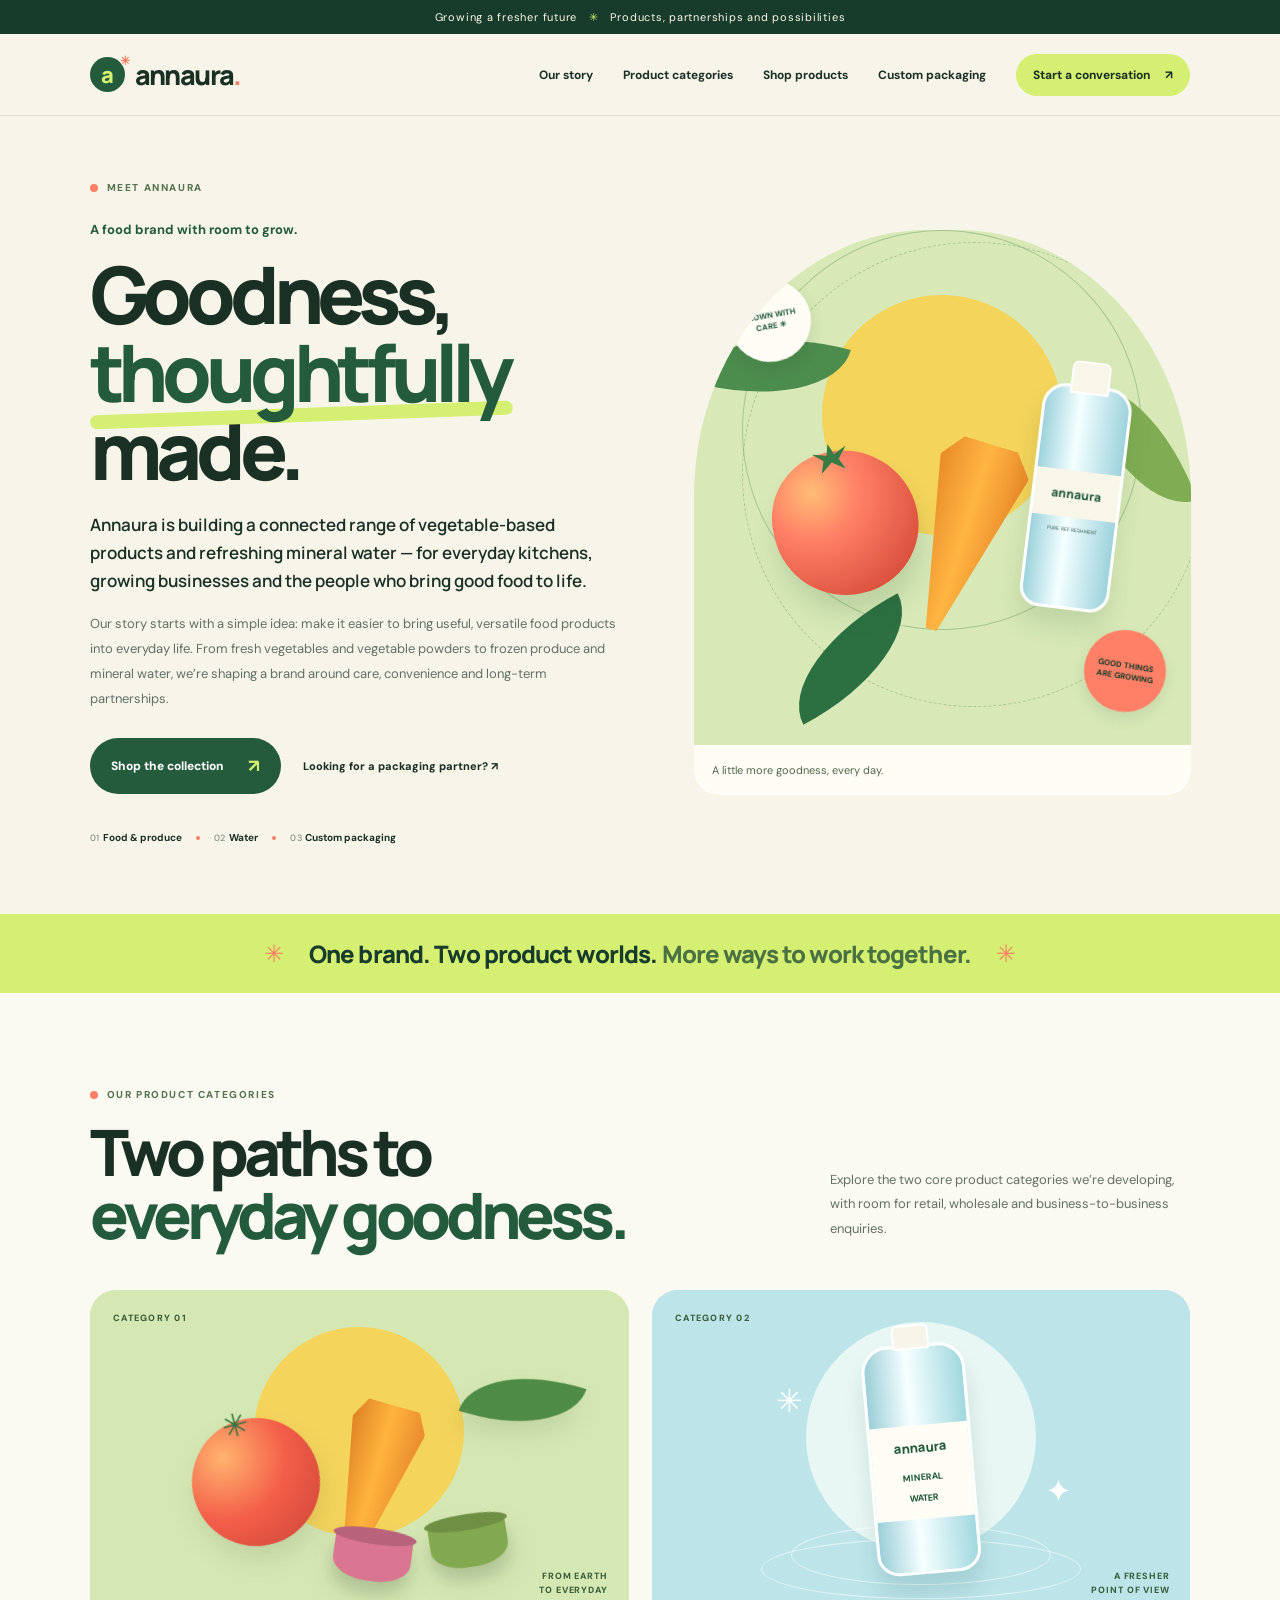
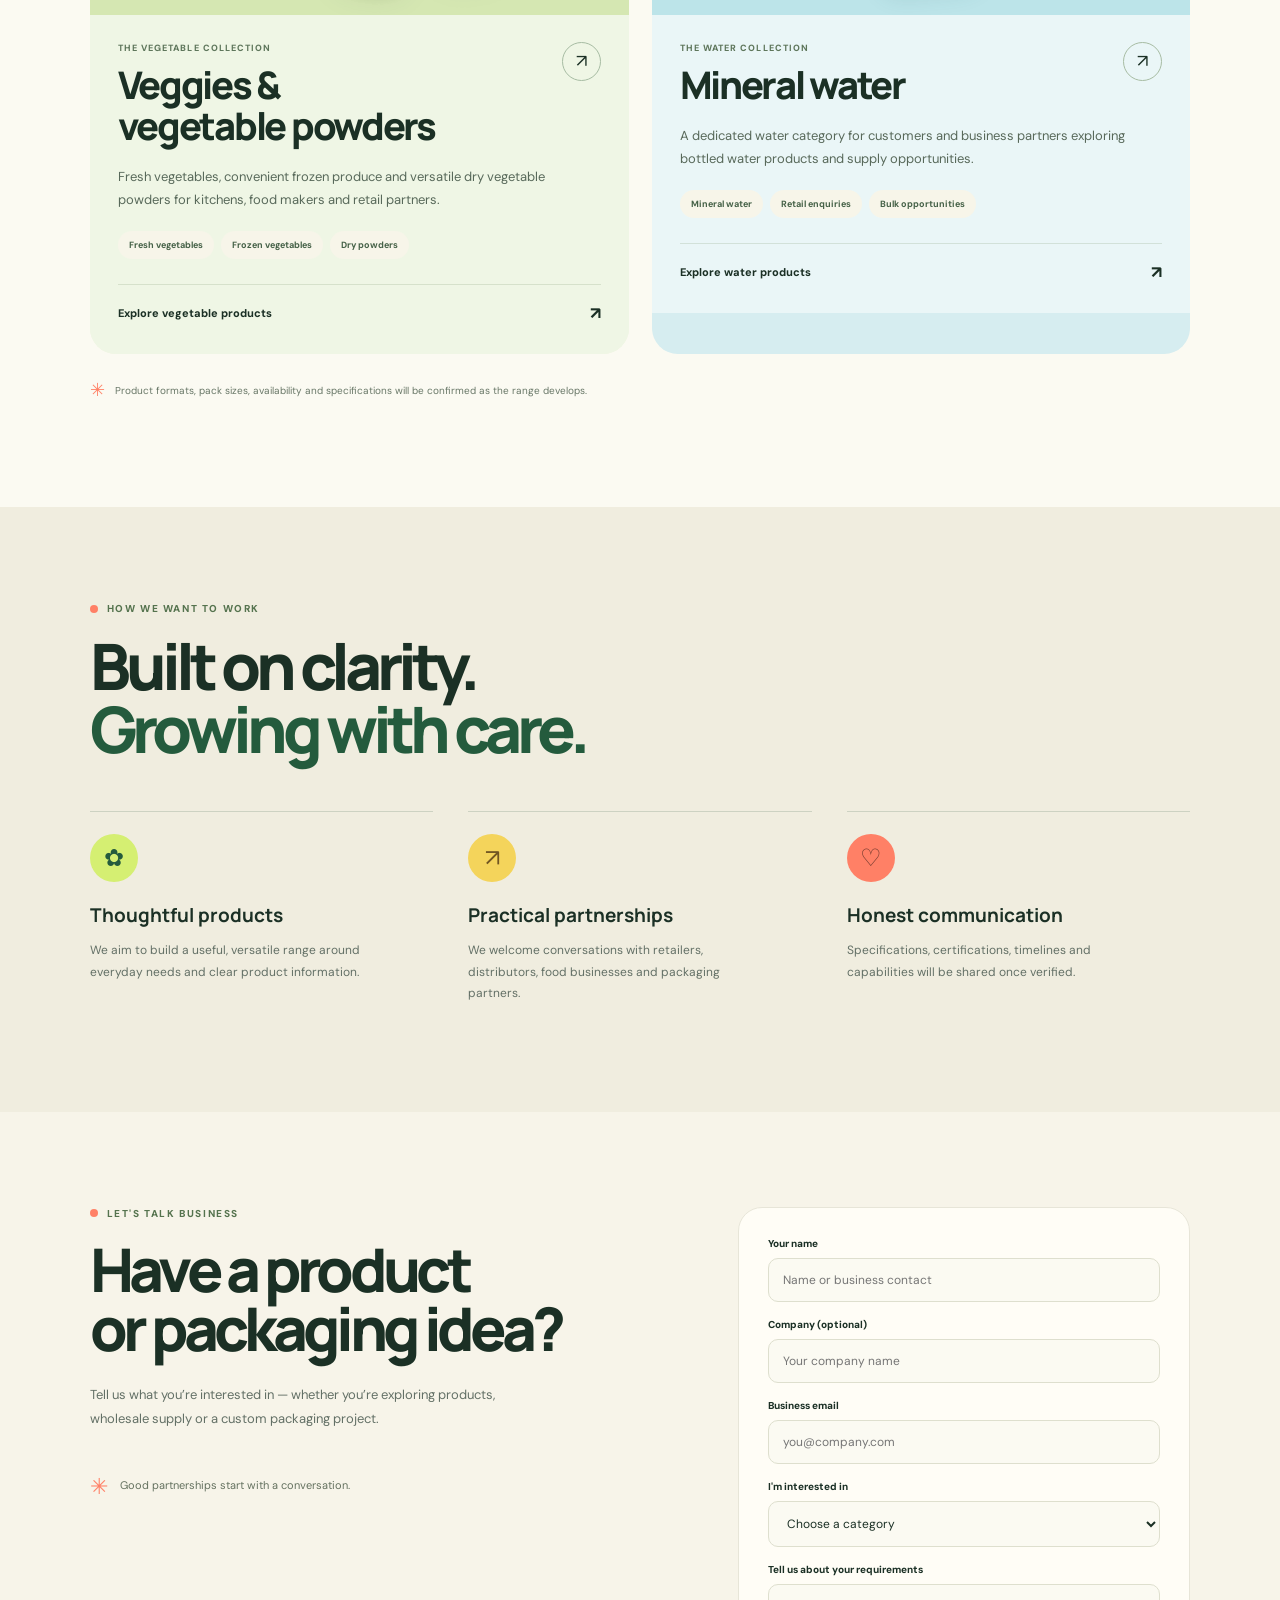
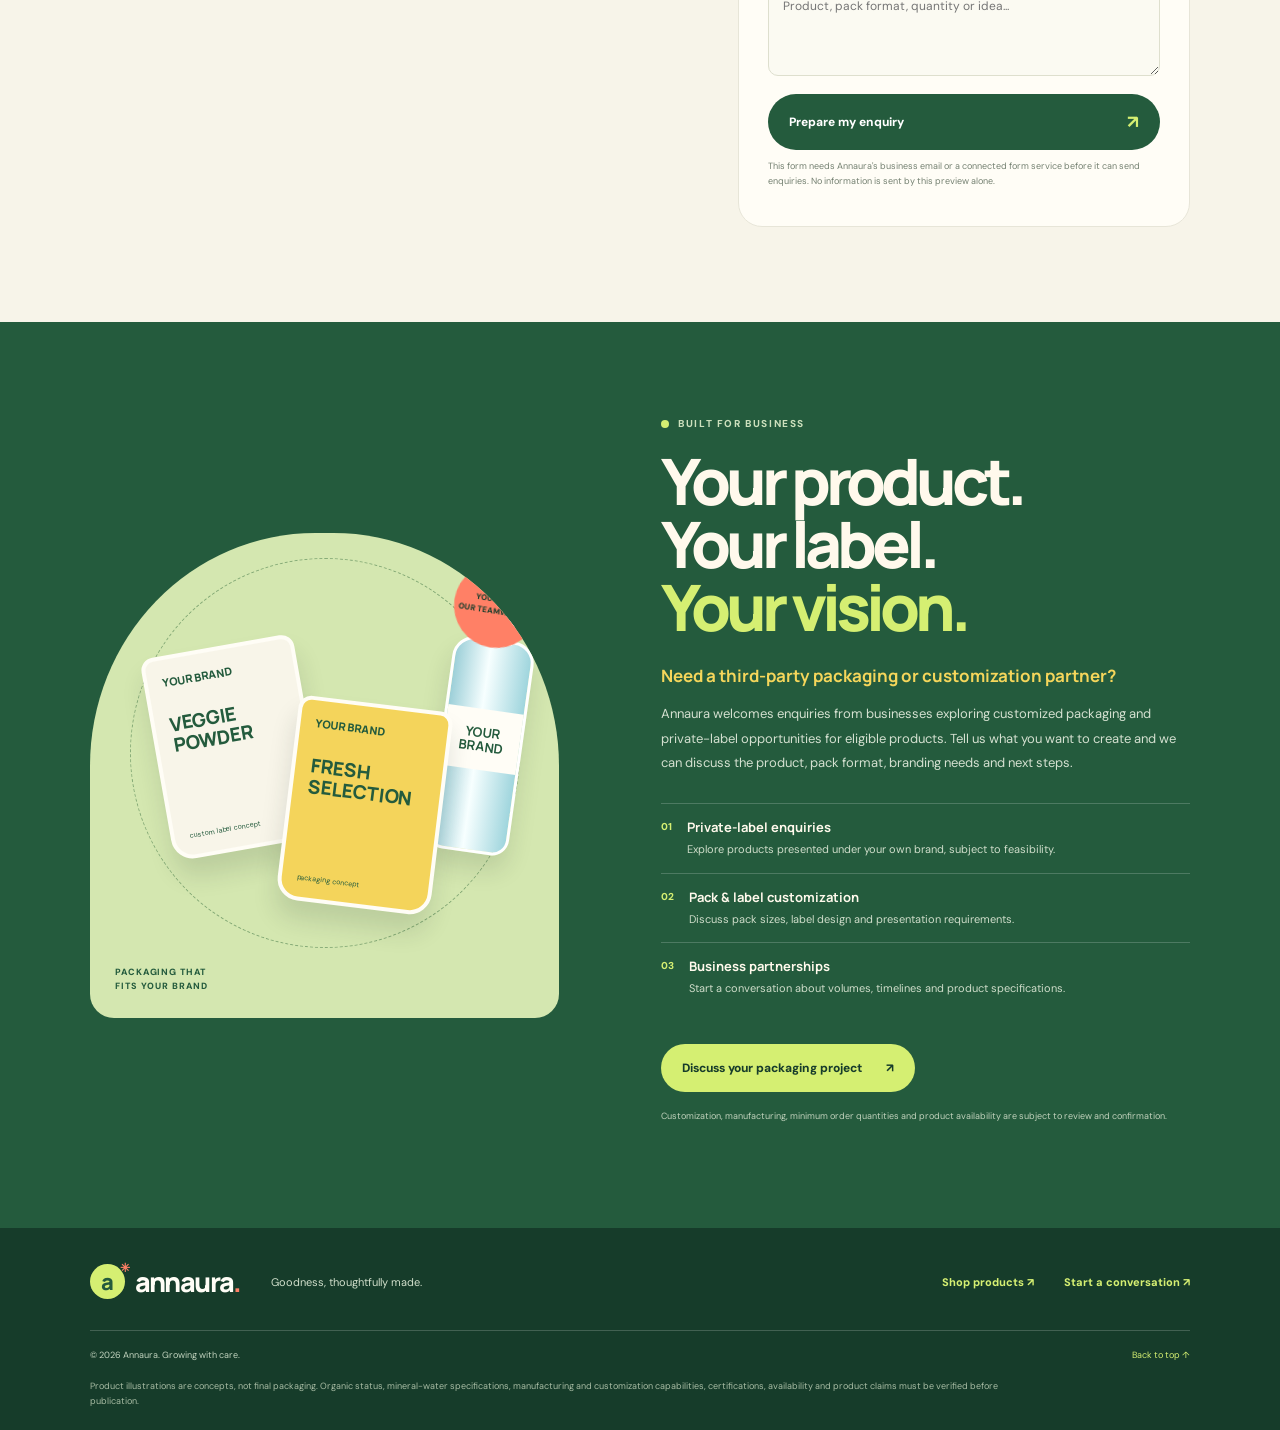
<file: index.html>
<!doctype html>
<html lang="en">
<head>
  <meta charset="utf-8">
  <meta name="viewport" content="width=device-width, initial-scale=1">
  <meta name="theme-color" content="#f7f4e9">
  <meta name="description" content="Annaura brings together thoughtfully sourced vegetables, vegetable powders, frozen produce, mineral water and customized third-party food packaging solutions.">
  <title>Annaura — Goodness, thoughtfully made</title>
  <link rel="preconnect" href="https://fonts.googleapis.com">
  <link rel="preconnect" href="https://fonts.gstatic.com" crossorigin>
  <link href="https://fonts.googleapis.com/css2?family=DM+Sans:wght@400;500;600;700&family=Manrope:wght@400;500;600;700;800&display=swap" rel="stylesheet">
  <link rel="stylesheet" href="styles.css">
</head>
<body id="top">
  <div class="announcement">Growing a fresher future <span>✳</span> Products, partnerships and possibilities</div>
  <header class="site-header">
    <a class="brand" href="#top" aria-label="Annaura home"><span class="brand-symbol">a<span>✳</span></span><span>annaura<span class="brand-dot">.</span></span></a>
    <button class="menu-toggle" aria-label="Toggle navigation" aria-expanded="false">☰</button>
    <nav class="nav-links" aria-label="Main navigation">
      <a href="#story">Our story</a>
      <a href="#categories">Product categories</a><a href="shop.html">Shop products</a>
      <a href="#custom-packaging">Custom packaging</a>
      <a href="#contact" class="nav-cta">Start a conversation <span>↗</span></a>
    </nav>
  </header>

  <main>
    <section class="intro section-pad" id="story">
      <div class="intro-copy">
        <div class="eyebrow"><span></span> MEET ANNAURA</div>
        <p class="intro-kicker">A food brand with room to grow.</p>
        <h1>Goodness,<br><em>thoughtfully</em><br>made.</h1>
        <p class="intro-text">Annaura is building a connected range of vegetable-based products and refreshing mineral water — for everyday kitchens, growing businesses and the people who bring good food to life.</p>
        <p class="intro-story">Our story starts with a simple idea: make it easier to bring useful, versatile food products into everyday life. From fresh vegetables and vegetable powders to frozen produce and mineral water, we’re shaping a brand around care, convenience and long-term partnerships.</p>
        <div class="intro-actions"><a class="button button-primary" href="shop.html">Shop the collection <span>↗</span></a><a class="text-link" href="#custom-packaging">Looking for a packaging partner? ↗</a></div>
        <div class="intro-values"><span>01 <b>Food & produce</b></span><i></i><span>02 <b>Water</b></span><i></i><span>03 <b>Custom packaging</b></span></div>
      </div>
      <div class="intro-art" aria-label="Decorative illustration of fresh vegetables and water">
        <div class="art-orbit orbit-one"></div><div class="art-orbit orbit-two"></div>
        <div class="art-sun"></div>
        <div class="art-leaf leaf-a"></div><div class="art-leaf leaf-b"></div><div class="art-leaf leaf-c"></div>
        <div class="art-tomato"><span></span></div><div class="art-carrot"></div><div class="art-bottle"><i></i><b>annaura</b><small>PURE REFRESHMENT</small></div>
        <span class="art-sticker sticker-one">GROWN WITH<br>CARE ✳</span><span class="art-sticker sticker-two">GOOD THINGS<br>ARE GROWING</span>
        <div class="art-bottom-note">A little more goodness, every day.</div>
      </div>
    </section>

    <section class="brand-note">
      <div class="brand-note-inner"><span class="note-star">✳</span><p>One brand. Two product worlds. <em>More ways to work together.</em></p><span class="note-star">✳</span></div>
    </section>

    <section class="categories section-pad" id="categories">
      <div class="section-head">
        <div><div class="eyebrow"><span></span> OUR PRODUCT CATEGORIES</div><h2>Two paths to<br><em>everyday goodness.</em></h2></div>
        <p>Explore the two core product categories we’re developing, with room for retail, wholesale and business-to-business enquiries.</p>
      </div>
      <div class="category-grid">
        <article class="category-card produce-card">
          <div class="category-visual produce-visual">
            <span class="visual-tag">CATEGORY 01</span><div class="visual-sun"></div>
            <div class="veg veg-tomato"></div><div class="veg veg-carrot"></div><div class="veg veg-leaf"></div><div class="veg veg-powder powder-pink"></div><div class="veg veg-powder powder-green"></div>
            <span class="visual-caption">FROM EARTH<br>TO EVERYDAY</span>
          </div>
          <div class="category-body">
            <div class="category-title"><div><p class="category-label">THE VEGETABLE COLLECTION</p><h3>Veggies &<br>vegetable powders</h3></div><span class="category-arrow">↗</span></div>
            <p>Fresh vegetables, convenient frozen produce and versatile dry vegetable powders for kitchens, food makers and retail partners.</p>
            <div class="product-pills"><span>Fresh vegetables</span><span>Frozen vegetables</span><span>Dry powders</span></div>
            <a class="category-link" href="shop.html#vegetables">Explore vegetable products <span>↗</span></a>
          </div>
        </article>
        <article class="category-card water-card">
          <div class="category-visual water-visual">
            <span class="visual-tag">CATEGORY 02</span><div class="water-halo"></div><div class="water-bottle"><div class="water-cap"></div><div class="water-label"><strong>annaura</strong><span>MINERAL<br>WATER</span></div></div><span class="water-spark spark-a">✳</span><span class="water-spark spark-b">✦</span><span class="water-ripple ripple-a"></span><span class="water-ripple ripple-b"></span>
            <span class="visual-caption">A FRESHER<br>POINT OF VIEW</span>
          </div>
          <div class="category-body">
            <div class="category-title"><div><p class="category-label">THE WATER COLLECTION</p><h3>Mineral water</h3></div><span class="category-arrow">↗</span></div>
            <p>A dedicated water category for customers and business partners exploring bottled water products and supply opportunities.</p>
            <div class="product-pills"><span>Mineral water</span><span>Retail enquiries</span><span>Bulk opportunities</span></div>
            <a class="category-link" href="shop.html#water">Explore water products <span>↗</span></a>
          </div>
        </article>
      </div>
      <p class="category-note"><span>✳</span> Product formats, pack sizes, availability and specifications will be confirmed as the range develops.</p>
    </section>

    <section class="promise section-pad">
      <div class="eyebrow"><span></span> HOW WE WANT TO WORK</div>
      <h2>Built on clarity.<br><em>Growing with care.</em></h2>
      <div class="promise-grid">
        <article><span class="promise-icon icon-green">✿</span><h3>Thoughtful products</h3><p>We aim to build a useful, versatile range around everyday needs and clear product information.</p></article>
        <article><span class="promise-icon icon-yellow">↗</span><h3>Practical partnerships</h3><p>We welcome conversations with retailers, distributors, food businesses and packaging partners.</p></article>
        <article><span class="promise-icon icon-coral">♡</span><h3>Honest communication</h3><p>Specifications, certifications, timelines and capabilities will be shared once verified.</p></article>
      </div>
    </section>

    <section class="contact section-pad" id="contact">
      <div class="contact-copy"><div class="eyebrow"><span></span> LET'S TALK BUSINESS</div><h2>Have a product<br>or packaging idea?</h2><p>Tell us what you’re interested in — whether you’re exploring products, wholesale supply or a custom packaging project.</p><div class="contact-aside"><span>✳</span> Good partnerships start with a conversation.</div></div>
      <form class="contact-form" id="enquiry-form">
        <label for="name">Your name</label><input id="name" name="name" autocomplete="name" placeholder="Name or business contact" required>
        <label for="company">Company (optional)</label><input id="company" name="company" autocomplete="organization" placeholder="Your company name">
        <label for="email">Business email</label><input id="email" name="email" type="email" autocomplete="email" placeholder="you@company.com" required>
        <label for="interest">I'm interested in</label><select id="interest" name="interest" required><option value="">Choose a category</option><option>Vegetables and dry powders</option><option>Mineral water</option><option>Third-party packaging and customization</option><option>Wholesale or distribution</option><option>Other partnership</option></select>
        <label for="message">Tell us about your requirements</label><textarea id="message" name="message" rows="4" placeholder="Product, pack format, quantity or idea..."></textarea>
        <button class="button button-primary submit-button" type="submit">Prepare my enquiry <span>↗</span></button>
        <p class="form-note">This form needs Annaura's business email or a connected form service before it can send enquiries. No information is sent by this preview alone.</p>
        <p class="form-status" id="form-status" role="status" aria-live="polite"></p>
      </form>
    </section>
  </main>

    <section class="custom section-pad" id="custom-packaging">
      <div class="custom-visual">
        <div class="custom-orbit"></div><span class="custom-sticker">YOUR IDEA<br>OUR TEAMWORK ✳</span>
        <div class="mock-pack pack-one"><span>YOUR BRAND</span><b>VEGGIE<br>POWDER</b><i>custom label concept</i></div>
        <div class="mock-pack pack-two"><span>YOUR BRAND</span><b>FRESH<br>SELECTION</b><i>packaging concept</i></div>
        <div class="mock-bottle"><div class="mock-cap"></div><div class="mock-bottle-label"><b>YOUR<br>BRAND</b></div></div>
        <span class="custom-visual-caption">PACKAGING THAT<br>FITS YOUR BRAND</span>
      </div>
      <div class="custom-copy">
        <div class="eyebrow"><span></span> BUILT FOR BUSINESS</div>
        <h2>Your product.<br>Your label.<br><em>Your vision.</em></h2>
        <p class="custom-lead">Need a third-party packaging or customization partner?</p>
        <p>Annaura welcomes enquiries from businesses exploring customized packaging and private-label opportunities for eligible products. Tell us what you want to create and we can discuss the product, pack format, branding needs and next steps.</p>
        <div class="custom-services">
          <div><span>01</span><p><b>Private-label enquiries</b><small>Explore products presented under your own brand, subject to feasibility.</small></p></div>
          <div><span>02</span><p><b>Pack & label customization</b><small>Discuss pack sizes, label design and presentation requirements.</small></p></div>
          <div><span>03</span><p><b>Business partnerships</b><small>Start a conversation about volumes, timelines and product specifications.</small></p></div>
        </div>
        <a class="button button-light" href="#contact" data-interest="Third-party packaging and customization">Discuss your packaging project <span>↗</span></a>
        <p class="custom-disclaimer">Customization, manufacturing, minimum order quantities and product availability are subject to review and confirmation.</p>
      </div>
    </section>

  <footer class="footer"><div class="footer-top"><a class="brand brand-light" href="#top"><span class="brand-symbol">a<span>✳</span></span><span>annaura<span class="brand-dot">.</span></span></a><p>Goodness, thoughtfully made.</p><a href="shop.html" class="footer-link">Shop products ↗</a><a href="#contact" class="footer-link">Start a conversation ↗</a></div><div class="footer-bottom"><span>© <span id="year"></span> Annaura. Growing with care.</span><a href="#top">Back to top ↑</a></div><p class="disclaimer">Product illustrations are concepts, not final packaging. Organic status, mineral-water specifications, manufacturing and customization capabilities, certifications, availability and product claims must be verified before publication.</p></footer>
  <script src="script.js"></script>
</body>
</html>
</file>
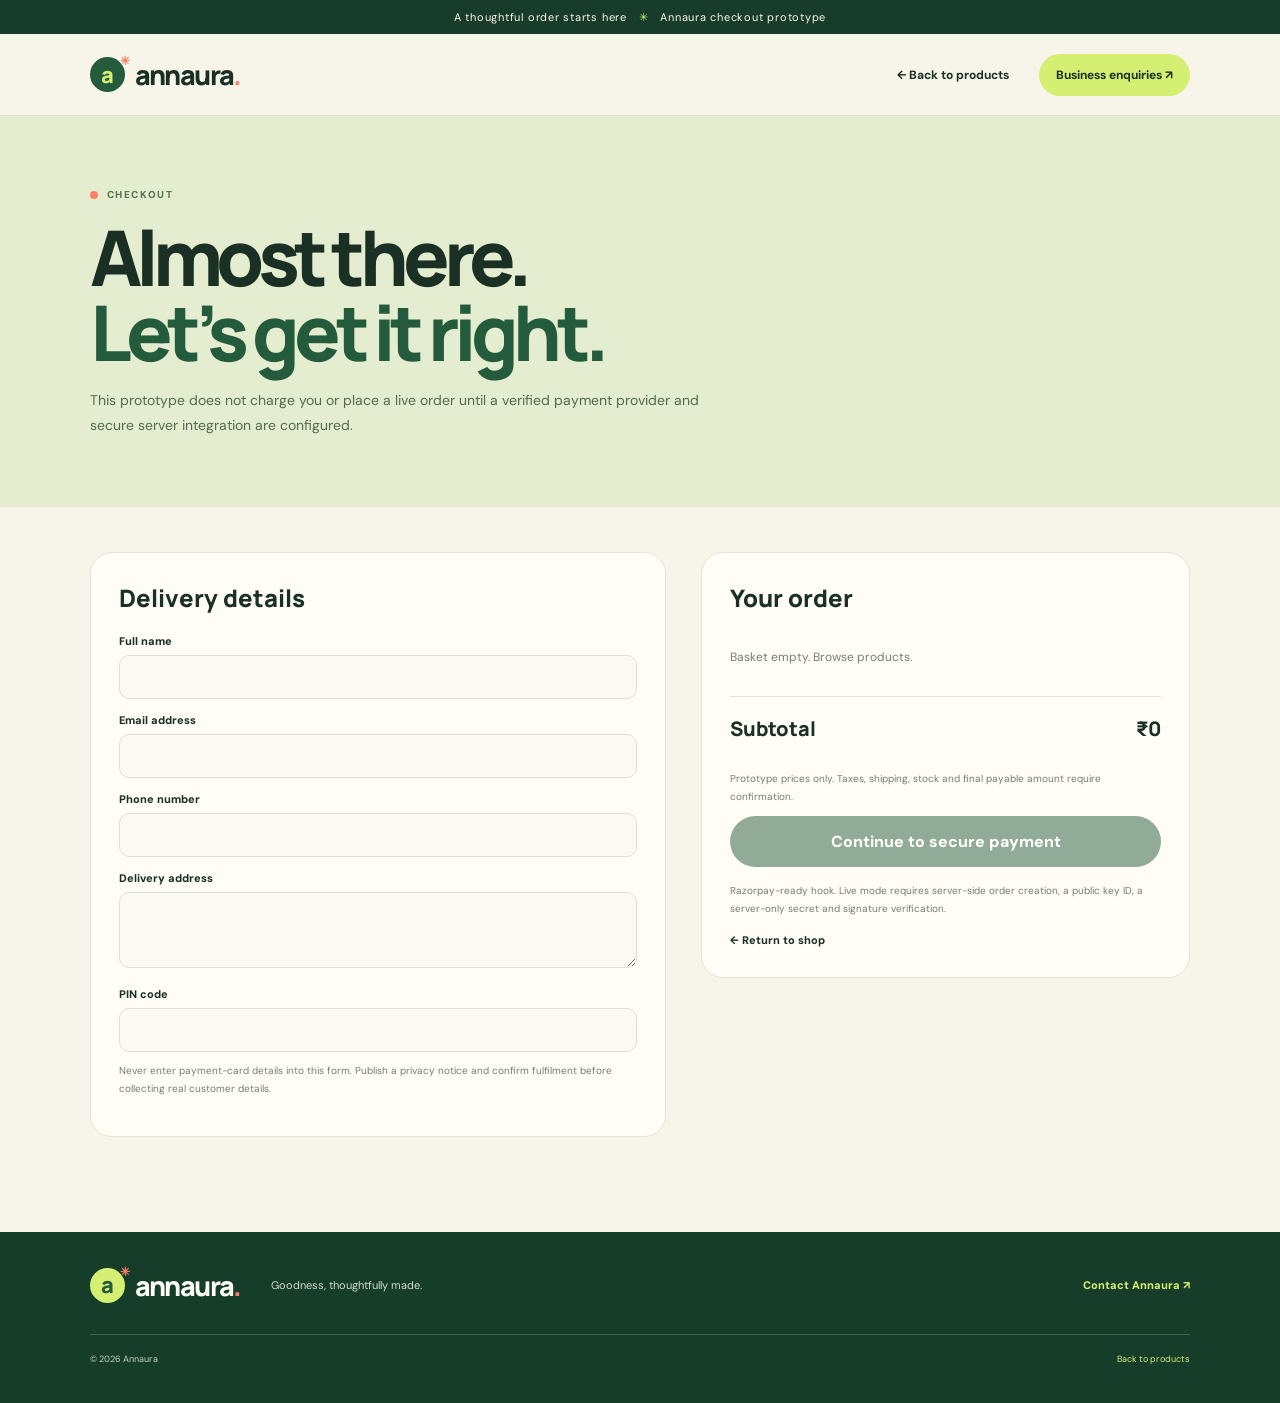
<file: checkout.html>
<!doctype html><html lang="en"><head><meta charset="utf-8"><meta name="viewport" content="width=device-width,initial-scale=1"><title>Checkout — Annaura</title><link href="https://fonts.googleapis.com/css2?family=DM+Sans:wght@400;500;600;700&family=Manrope:wght@400;500;600;700;800&display=swap" rel="stylesheet"><link rel="stylesheet" href="styles.css"></head><body><div class="announcement">A thoughtful order starts here <span>✳</span> Annaura checkout prototype</div><header class="site-header"><a class="brand" href="index.html"><span class="brand-symbol">a<span>✳</span></span><span>annaura<span class="brand-dot">.</span></span></a><nav class="nav-links" style="display:flex"><a href="shop.html">← Back to products</a><a href="index.html#contact" class="nav-cta">Business enquiries ↗</a></nav></header><main><section class="shop-hero"><div class="eyebrow"><span></span> CHECKOUT</div><h1>Almost there.<br><em>Let’s get it right.</em></h1><p>This prototype does not charge you or place a live order until a verified payment provider and secure server integration are configured.</p></section><section class="section-pad" style="padding-top:45px"><div class="checkout-layout"><form class="checkout-card" id="checkout-form"><h2>Delivery details</h2><label for="customer-name">Full name</label><input id="customer-name" name="name" autocomplete="name" required><label for="customer-email">Email address</label><input id="customer-email" name="email" type="email" autocomplete="email" required><label for="customer-phone">Phone number</label><input id="customer-phone" name="phone" type="tel" autocomplete="tel" required><label for="customer-address">Delivery address</label><textarea id="customer-address" name="address" rows="3" required></textarea><label for="customer-pin">PIN code</label><input id="customer-pin" name="pin" inputmode="numeric" pattern="[0-9]{6}" maxlength="6" required><p class="checkout-note">Never enter payment-card details into this form. Publish a privacy notice and confirm fulfilment before collecting real customer details.</p></form><aside class="checkout-card"><h2>Your order</h2><div id="checkout-items"></div><div class="checkout-total"><span>Subtotal</span><span id="checkout-total">₹0</span></div><p class="checkout-note">Prototype prices only. Taxes, shipping, stock and final payable amount require confirmation.</p><button class="payment-button" id="pay-button" type="button">Continue to secure payment</button><p class="order-message" id="payment-message" role="status" aria-live="polite"></p><p class="checkout-note">Razorpay-ready hook. Live mode requires server-side order creation, a public key ID, a server-only secret and signature verification.</p><a class="text-link" href="shop.html">← Return to shop</a></aside></div></section></main><footer class="footer"><div class="footer-top"><a class="brand brand-light" href="index.html"><span class="brand-symbol">a<span>✳</span></span><span>annaura<span class="brand-dot">.</span></span></a><p>Goodness, thoughtfully made.</p><a href="index.html#contact" class="footer-link">Contact Annaura ↗</a></div><div class="footer-bottom"><span>© <span id="year"></span> Annaura</span><a href="shop.html">Back to products</a></div></footer><script src="script.js"></script><script src="shop.js"></script><script src="payment.js"></script></body></html>
</file>
<file: styles.css>
:root{--cream:#f7f4e9;--paper:#fffdf6;--green:#245b3d;--deep:#173c2b;--lime:#d5ef72;--yellow:#f4d45b;--coral:#ff8066;--blue:#c2e9ed;--ink:#1b3025;--muted:#637066;--line:#dfe2d3;--radius:26px}
*{box-sizing:border-box}html{scroll-behavior:smooth;scroll-padding-top:100px}body{margin:0;background:var(--cream);color:var(--ink);font-family:"DM Sans",sans-serif}a{color:inherit;text-decoration:none}button,input,select,textarea{font:inherit}.announcement{padding:10px 16px;text-align:center;background:var(--deep);color:#fff9e9;font-size:11px;letter-spacing:.07em}.announcement span{color:var(--lime);padding:0 8px}.site-header{height:82px;padding:0 7vw;display:flex;align-items:center;justify-content:space-between;border-bottom:1px solid var(--line);position:sticky;top:0;z-index:20;background:#f7f4e9f2;backdrop-filter:blur(12px)}.brand{display:flex;align-items:center;gap:10px;font:800 27px Manrope,sans-serif;letter-spacing:-1.6px}.brand-dot{color:var(--coral)}.brand-symbol{width:35px;height:35px;border-radius:50%;background:var(--green);color:var(--lime);display:grid;place-items:center;font-size:22px;position:relative}.brand-symbol span{position:absolute;right:-4px;top:-5px;font-size:12px;color:var(--coral)}.nav-links{display:flex;align-items:center;gap:30px;font-size:12px;font-weight:700}.nav-links>a:not(.nav-cta):hover{color:#598347}.nav-cta{background:var(--lime);padding:13px 17px;border-radius:999px}.nav-cta span{padding-left:12px}.menu-toggle{display:none;border:0;background:transparent;font-size:25px}
.section-pad{padding:95px 7vw}.intro{display:grid;grid-template-columns:1.03fr .97fr;gap:6vw;align-items:center;min-height:calc(100vh - 120px);padding-top:65px;padding-bottom:70px;max-width:1600px;margin:auto}.eyebrow{font-size:10px;font-weight:800;letter-spacing:.16em;display:flex;align-items:center;gap:9px;color:#55734e}.eyebrow>span{width:8px;height:8px;background:var(--coral);border-radius:50%;display:inline-block}.intro-kicker{font-size:13px;font-weight:700;color:var(--green);margin:27px 0 0}.intro h1,.section-head h2,.custom-copy h2,.promise h2,.contact h2{font:800 clamp(52px,6.2vw,88px)/.98 Manrope,sans-serif;letter-spacing:-.078em;margin:17px 0 23px}.intro h1 em,.section-head h2 em,.custom-copy h2 em,.promise h2 em{font-style:normal;color:var(--green)}.intro h1 em{position:relative;z-index:1}.intro h1 em:after{content:"";position:absolute;z-index:-1;left:0;right:-5px;bottom:4px;height:14px;border-radius:30px;background:var(--lime);transform:rotate(-2deg)}.intro-text{font:600 17px/1.65 Manrope,sans-serif;max-width:570px}.intro-story{font-size:13px;line-height:1.9;color:var(--muted);max-width:550px}.intro-actions{display:flex;align-items:center;gap:22px;flex-wrap:wrap;margin-top:27px}.button{display:inline-flex;align-items:center;justify-content:space-between;gap:24px;border:0;border-radius:999px;padding:16px 21px;font-size:12px;font-weight:800;cursor:pointer;transition:transform .2s,box-shadow .2s}.button:hover{transform:translateY(-3px);box-shadow:0 8px 20px #1b30251a}.button-primary{background:var(--green);color:white}.button-primary span{color:var(--lime);font-size:18px}.button-light{background:var(--lime);color:var(--deep);margin-top:12px}.text-link{font-size:11px;font-weight:800}.intro-values{display:flex;align-items:center;gap:14px;flex-wrap:wrap;margin-top:37px;color:#73806f;font-size:9px;letter-spacing:.08em}.intro-values b{color:var(--ink);font-size:10px;letter-spacing:0}.intro-values i{width:4px;height:4px;border-radius:50%;background:var(--coral)}
.intro-art{height:565px;position:relative;background:#d8e9b7;border-radius:47% 47% 24px 24px;overflow:hidden;isolation:isolate}.art-sun{position:absolute;width:240px;height:240px;left:calc(50% - 120px);top:65px;border-radius:50%;background:var(--yellow)}.art-orbit{position:absolute;border:1px solid #4d824e5c;border-radius:50%;width:400px;height:400px;left:calc(50% - 200px);top:0;transform:rotate(28deg)}.orbit-two{width:465px;height:465px;top:12px;transform:rotate(-30deg);border-style:dashed}.art-leaf{position:absolute;background:#4c8c4d;width:145px;height:72px;border-radius:100% 0 100% 0}.leaf-a{left:1%;top:100px;transform:rotate(15deg)}.leaf-b{right:-4%;top:178px;transform:rotate(70deg);background:#80ad53}.leaf-c{left:17%;bottom:100px;transform:rotate(-28deg);background:#2c7042}.art-tomato{position:absolute;left:16%;top:220px;width:145px;height:145px;border-radius:47% 53% 49% 51%;background:radial-gradient(circle at 32% 25%,#ffbd77,#ff8066 32%,#d94f3c 82%);box-shadow:0 20px 24px #214b2b25;transform:rotate(-13deg);z-index:2}.art-tomato span{position:absolute;top:-8px;left:55px;width:35px;height:28px;background:#377a43;clip-path:polygon(50% 0,62% 40%,100% 20%,72% 60%,85% 100%,50% 68%,15% 100%,28% 57%,0 25%,40% 40%)}.art-carrot{position:absolute;z-index:3;left:45%;top:210px;width:92px;height:195px;background:linear-gradient(90deg,#e88c28,#ffb542 50%,#e98929);clip-path:polygon(20% 0,80% 0,100% 12%,52% 100%,40% 100%,0 12%);transform:rotate(17deg);filter:drop-shadow(0 14px 10px #24462b20)}.art-bottle{position:absolute;z-index:4;right:14%;top:155px;width:90px;height:225px;border:3px solid #fff;background:linear-gradient(90deg,#9ed2dc,#f4ffff 42%,#9ed2dc);border-radius:24px 24px 20px 20px;box-shadow:0 18px 25px #214b2b20;transform:rotate(7deg);display:flex;align-items:center;justify-content:center;flex-direction:column;gap:9px}.art-bottle:before{content:"";position:absolute;top:-27px;width:35px;height:29px;border-radius:7px 7px 2px 2px;background:#f8f5e9;border:2px solid #fff}.art-bottle b{background:#f8f5e9;color:var(--green);width:100%;padding:15px 2px;text-align:center;font:800 12px Manrope}.art-bottle small{font-size:5px;letter-spacing:.05em;color:#315b55}.art-sticker{position:absolute;z-index:5;border-radius:50%;width:82px;height:82px;background:var(--paper);display:grid;place-content:center;text-align:center;font-size:8px;font-weight:800;line-height:1.4;color:var(--green);box-shadow:0 7px 15px #1b30251a}.sticker-one{left:7%;top:50px;transform:rotate(-10deg)}.sticker-two{right:5%;bottom:83px;background:var(--coral);color:var(--deep);transform:rotate(9deg)}.art-bottom-note{position:absolute;bottom:0;left:0;right:0;padding:18px;background:var(--paper);font-size:11px;color:#52674e}
.brand-note{background:var(--lime);color:var(--deep);padding:23px 7vw}.brand-note-inner{display:flex;justify-content:center;align-items:center;gap:25px}.brand-note p{font:800 clamp(15px,2.2vw,24px) Manrope,sans-serif;letter-spacing:-.04em;text-align:center;margin:0}.brand-note em{font-style:normal;color:#4a7141}.note-star{color:var(--coral);font-size:24px}
.categories{background:#fbfaf2}.section-head{display:flex;align-items:end;justify-content:space-between;gap:40px;margin-bottom:43px}.section-head h2,.custom-copy h2,.promise h2,.contact h2{font-size:clamp(43px,5vw,68px);margin:20px 0 0}.section-head>p{max-width:360px;font-size:13px;line-height:1.9;color:var(--muted);margin-bottom:5px}.category-grid{display:grid;grid-template-columns:1fr 1fr;gap:23px}.category-card{border-radius:var(--radius);overflow:hidden;background:#e0edcb;min-width:0}.water-card{background:#d6edf0}.category-visual{height:325px;position:relative;overflow:hidden}.produce-visual{background:#d5e7b2}.water-visual{background:#bce4e9}.visual-tag{position:absolute;z-index:5;left:23px;top:22px;font-size:9px;font-weight:800;letter-spacing:.14em;color:#385d3a}.visual-sun{position:absolute;left:calc(50% - 105px);top:37px;width:210px;height:210px;border-radius:50%;background:#f4d45b}.veg{position:absolute;filter:drop-shadow(0 14px 12px #1b30251c)}.veg-tomato{width:128px;height:128px;border-radius:50%;background:radial-gradient(circle at 30% 25%,#ffb36f,#f35e49 48%,#cb4436);left:19%;top:128px;transform:rotate(-15deg)}.veg-tomato:after{content:"✳";position:absolute;color:#357442;left:45px;top:-17px;font-size:32px}.veg-carrot{left:45%;top:112px;width:75px;height:175px;background:linear-gradient(90deg,#df8326,#ffb43d,#e88a2d);clip-path:polygon(15% 0,85% 0,100% 12%,54% 100%,43% 100%,0 12%);transform:rotate(16deg)}.veg-leaf{right:9%;top:80px;width:115px;height:60px;border-radius:100% 0 100% 0;background:#4e8b47;transform:rotate(18deg)}.veg-powder{width:78px;height:45px;border-radius:0 0 45% 45%;bottom:34px;box-shadow:0 12px 13px #1b30251a}.veg-powder:before{content:"";position:absolute;top:-8px;left:-3px;right:-3px;height:16px;border-radius:50%;background:inherit;filter:brightness(.85)}.powder-pink{left:45%;background:#d97591;transform:rotate(8deg)}.powder-green{left:63%;bottom:48px;background:#83a950;transform:rotate(-9deg)}.visual-caption{position:absolute;right:21px;bottom:18px;z-index:5;text-align:right;font-size:9px;font-weight:800;letter-spacing:.1em;line-height:1.5;color:#385d3a}.water-halo{position:absolute;left:calc(50% - 115px);top:32px;width:230px;height:230px;border-radius:50%;background:#e8f7f3}.water-bottle{position:absolute;z-index:3;left:calc(50% - 52px);top:54px;width:104px;height:230px;border:3px solid #fff;border-radius:27px 27px 22px 22px;background:linear-gradient(90deg,#9ccfd8,#f7ffff 43%,#a1d8df);box-shadow:0 20px 22px #255e6825;transform:rotate(-5deg)}.water-cap{position:absolute;top:-23px;left:30px;width:37px;height:25px;border-radius:6px 6px 2px 2px;background:#f7f4e9;border:2px solid #fff}.water-label{position:absolute;left:0;right:0;top:78px;background:#fffdf6;text-align:center;padding:13px 0;color:var(--green)}.water-label strong{font:800 13px Manrope;display:block;margin-bottom:8px}.water-label span{font-size:9px;font-weight:800;line-height:1.2}.water-spark{position:absolute;color:#fff;font-size:32px}.spark-a{left:23%;top:90px}.spark-b{right:22%;top:180px}.water-ripple{position:absolute;border:1px solid #fff9;border-radius:50%;width:260px;height:60px;left:calc(50% - 130px);bottom:30px}.ripple-b{width:320px;left:calc(50% - 160px);bottom:16px}.category-body{padding:27px 28px 30px;background:#ffffff80}.category-title{display:flex;justify-content:space-between;gap:15px;align-items:start}.category-label{font-size:9px;font-weight:800;letter-spacing:.12em;color:#5e765b;margin:0 0 10px}.category-title h3{font:800 clamp(26px,3vw,38px)/1.08 Manrope;letter-spacing:-.06em;margin:0}.category-arrow{width:39px;height:39px;flex:0 0 39px;border:1px solid #a7bca3;border-radius:50%;display:grid;place-items:center;font-size:18px}.category-body>p{font-size:13px;line-height:1.8;color:#58695a;max-width:540px;margin:19px 0}.product-pills{display:flex;gap:7px;flex-wrap:wrap;margin:20px 0 25px}.product-pills span{font-size:9px;font-weight:700;padding:8px 11px;border-radius:999px;background:#f7f5e9;color:#456147}.category-link{display:flex;justify-content:space-between;align-items:center;border-top:1px solid #819d773b;padding-top:17px;font-size:11px;font-weight:800}.category-link span{font-size:17px}.category-note{display:flex;gap:10px;align-items:center;color:#687767;font-size:10px;margin-top:24px}.category-note span{font-size:18px;color:var(--coral)}
.custom{background:var(--green);color:#fff9ec;display:grid;grid-template-columns:.94fr 1.06fr;gap:8vw;align-items:center}.custom .eyebrow{color:#cce0bd}.custom .eyebrow>span{background:var(--lime)}.custom-copy h2 em{color:var(--lime)}.custom-lead{font:700 17px/1.5 Manrope;color:#f5d65b;margin:25px 0 8px}.custom-copy>p:not(.custom-lead):not(.custom-disclaimer){font-size:13px;line-height:1.9;color:#d4e0d0}.custom-visual{height:485px;position:relative;overflow:hidden;background:#d4e7b0;border-radius:48% 48% 24px 24px}.custom-orbit{position:absolute;width:390px;height:390px;border:1px dashed #42774688;border-radius:50%;left:calc(50% - 195px);top:25px}.custom-sticker{position:absolute;z-index:5;right:20px;top:30px;width:85px;height:85px;border-radius:50%;display:grid;place-content:center;text-align:center;background:var(--coral);color:var(--deep);font-size:8px;line-height:1.4;font-weight:800;transform:rotate(9deg)}.mock-pack{position:absolute;z-index:2;width:155px;height:205px;border:4px solid #fffdf6;border-radius:13px 13px 22px 22px;background:#f8f5e9;color:var(--green);padding:15px;box-shadow:0 18px 24px #1b302522;display:flex;flex-direction:column}.mock-pack span{font:800 11px Manrope}.mock-pack b{font:800 19px/1.1 Manrope;margin-top:25px}.mock-pack i{font-size:7px;font-style:normal;margin-top:auto}.pack-one{left:14%;top:112px;transform:rotate(-10deg)}.pack-two{left:42%;top:170px;transform:rotate(7deg);background:#f4d45b}.mock-bottle{position:absolute;right:8%;top:105px;width:82px;height:215px;border-radius:22px 22px 17px 17px;background:linear-gradient(90deg,#9ccfd8,#f7ffff 45%,#9fd5dd);border:3px solid #fff;transform:rotate(8deg);box-shadow:0 15px 25px #1b302522}.mock-cap{position:absolute;top:-23px;left:23px;width:32px;height:25px;background:#f8f5e9;border:2px solid #fff;border-radius:6px 6px 2px 2px}.mock-bottle-label{position:absolute;top:68px;left:0;right:0;padding:16px 0;background:#fffdf6;text-align:center;color:var(--green);font:800 13px/1.1 Manrope}.custom-visual-caption{position:absolute;bottom:25px;left:25px;color:var(--green);font-size:9px;line-height:1.5;font-weight:800;letter-spacing:.1em}.custom-services{margin:27px 0 20px}.custom-services>div{display:flex;gap:15px;padding:14px 0;border-top:1px solid #ffffff30}.custom-services>div>span{color:var(--lime);font-size:10px;font-weight:800;padding-top:2px}.custom-services p{margin:0;display:flex;flex-direction:column;gap:5px}.custom-services b{font:700 13px Manrope}.custom-services small{font-size:11px;line-height:1.6;color:#cfddca}.custom-disclaimer{font-size:9px;line-height:1.7;color:#c1d2bc;margin-top:17px}
.promise{background:#f0eddf}.promise h2 em{color:var(--green)}.promise-grid{display:grid;grid-template-columns:repeat(3,1fr);gap:35px;margin-top:50px}.promise-grid article{border-top:1px solid #cdd2c2;padding-top:22px}.promise-icon{width:48px;height:48px;border-radius:50%;display:grid;place-items:center;font-size:24px;margin-bottom:20px}.icon-green{background:var(--lime);color:var(--green)}.icon-yellow{background:var(--yellow);color:#705522}.icon-coral{background:var(--coral);color:#71392e}.promise-grid h3{font:700 19px Manrope;margin:0 0 10px}.promise-grid p{font-size:12px;line-height:1.8;color:var(--muted);max-width:300px}
.contact{display:grid;grid-template-columns:1fr .85fr;gap:9vw;align-items:start}.contact h2{font-size:clamp(42px,4.7vw,64px)}.contact-copy>p{max-width:410px;color:var(--muted);line-height:1.9;font-size:13px;margin-top:25px}.contact-aside{margin-top:40px;font-size:11px;color:#64715f}.contact-aside span{color:var(--coral);font-size:22px;vertical-align:middle;margin-right:9px}.contact-form{background:var(--paper);border:1px solid #e7e5d8;border-radius:24px;padding:29px;display:flex;flex-direction:column}.contact-form label{font-size:10px;font-weight:800;margin:0 0 8px}.contact-form input,.contact-form select,.contact-form textarea{border:1px solid #dedfce;background:#fbfaf2;border-radius:10px;padding:13px 14px;font-size:12px;margin-bottom:16px;color:var(--ink);outline:none;width:100%}.contact-form input:focus,.contact-form select:focus,.contact-form textarea:focus{border-color:var(--green);box-shadow:0 0 0 3px #205b3a16}.contact-form textarea{resize:vertical}.submit-button{width:100%;margin-top:2px}.form-note,.form-status{font-size:9px;line-height:1.7;color:#748071}.form-note{margin-bottom:0}.form-status{margin:8px 0 0}.footer{background:#163c2a;color:#f7f5e9;padding:35px 7vw 20px}.footer-top{display:flex;align-items:center;gap:30px;padding-bottom:30px;border-bottom:1px solid #ffffff30}.brand-light{color:#fffdf6}.brand-light .brand-symbol{background:var(--lime);color:var(--green)}.footer-top p{font-size:11px;color:#d1dfcb;flex:1}.footer-link{font-size:11px;font-weight:800;color:var(--lime)}.footer-bottom{display:flex;justify-content:space-between;gap:20px;padding:18px 0;font-size:9px;color:#c4d5c0}.footer-bottom a{color:var(--lime)}.disclaimer{font-size:9px;line-height:1.7;color:#a8bca4;max-width:950px;margin:0}
@media(max-width:1050px){.site-header{padding:0 5vw}.nav-links{gap:16px}.section-pad{padding:75px 5vw}.intro{gap:4vw}.intro-art{height:500px}.art-bottle{right:10%}.category-visual{height:285px}.custom{gap:5vw}.custom-visual{height:440px}.pack-one{left:9%}.pack-two{left:38%}.mock-bottle{right:5%}}
@media(max-width:720px){.announcement{font-size:9px}.site-header{height:70px;padding:0 5vw}.brand{font-size:24px}.menu-toggle{display:block}.nav-links{display:none;position:absolute;top:69px;left:0;right:0;background:var(--cream);padding:22px 5vw 25px;flex-direction:column;align-items:stretch;gap:18px;border-bottom:1px solid var(--line)}.nav-links.open{display:flex}.nav-cta{display:flex;justify-content:space-between}.section-pad{padding:63px 5vw}.intro{grid-template-columns:1fr;gap:35px;padding-top:45px;min-height:auto}.intro h1{font-size:clamp(55px,15vw,78px)}.intro-text{font-size:15px}.intro-story{font-size:12px}.intro-actions{align-items:flex-start;flex-direction:column;gap:17px}.intro-values{gap:8px}.intro-values b{font-size:9px}.intro-art{height:410px;margin:0 2vw}.art-sun{width:180px;height:180px;left:calc(50% - 90px);top:45px}.art-orbit{width:330px;height:330px;left:calc(50% - 165px);top:15px}.orbit-two{width:370px;height:370px;left:calc(50% - 185px)}.art-tomato{width:112px;height:112px;left:12%;top:180px}.art-tomato span{left:41px}.art-carrot{height:155px;width:72px;left:43%;top:175px}.art-bottle{height:180px;width:75px;right:13%;top:145px}.art-bottle b{font-size:10px}.art-sticker{width:69px;height:69px;font-size:7px}.sticker-one{left:4%;top:38px}.sticker-two{right:3%;bottom:62px}.brand-note{padding:19px 5vw}.brand-note-inner{gap:10px}.brand-note p{line-height:1.4}.note-star{font-size:17px}.section-head{display:block;margin-bottom:30px}.section-head h2,.custom-copy h2,.promise h2,.contact h2{font-size:47px}.section-head>p{font-size:12px;margin-top:20px}.category-grid{grid-template-columns:1fr;gap:18px}.category-visual{height:285px}.category-body{padding:23px 20px 25px}.category-title h3{font-size:30px}.category-body>p{font-size:12px}.custom{grid-template-columns:1fr;gap:40px}.custom-visual{height:390px;margin:0 2vw}.custom-orbit{width:310px;height:310px;left:calc(50% - 155px)}.mock-pack{width:125px;height:175px;padding:12px}.mock-pack b{font-size:16px;margin-top:22px}.pack-one{left:8%;top:90px}.pack-two{left:38%;top:145px}.mock-bottle{height:180px;width:68px;right:6%;top:100px}.mock-bottle-label{top:60px;font-size:11px}.custom-sticker{width:70px;height:70px;font-size:7px;right:10px;top:17px}.custom-visual-caption{left:16px;bottom:18px;font-size:8px}.custom-copy>p:not(.custom-lead):not(.custom-disclaimer){font-size:12px}.custom-lead{font-size:15px}.promise-grid{grid-template-columns:1fr;gap:25px;margin-top:35px}.promise-grid article{padding-top:20px}.promise-icon{margin-bottom:14px}.promise-grid h3{font-size:17px}.contact{grid-template-columns:1fr;gap:32px}.contact-aside{margin-top:25px}.contact-form{padding:22px}.footer{padding:28px 5vw 18px}.footer-top{gap:13px;flex-wrap:wrap}.footer-top p{order:3;flex-basis:100%;margin:0}.footer-bottom{flex-wrap:wrap;line-height:1.6}}
@media(prefers-reduced-motion:reduce){html{scroll-behavior:auto}*,*:before,*:after{transition:none!important}}
/* Animations and commerce UI */
.reveal{opacity:0;transform:translateY(22px);transition:opacity .7s ease,transform .7s cubic-bezier(.2,.7,.2,1)}.reveal.is-visible{opacity:1;transform:translateY(0)}.intro-art,.category-visual,.custom-visual{animation:soft-arrive .9s ease both}.art-sun,.visual-sun,.water-halo{animation:slow-pulse 7s ease-in-out infinite alternate;transform-origin:center}.art-tomato,.art-carrot,.art-bottle{animation:float-gently 5s ease-in-out infinite}.art-carrot{animation-delay:-1.4s}.art-bottle{animation-delay:-2.5s}@keyframes soft-arrive{from{opacity:.4;transform:translateY(14px) scale(.985)}to{opacity:1;transform:translateY(0) scale(1)}}@keyframes slow-pulse{from{scale:.97}to{scale:1.04}}@keyframes float-gently{0%,100%{translate:0 0}50%{translate:0 -9px}}@media(prefers-reduced-motion:reduce){.reveal{opacity:1;transform:none;transition:none}.intro-art,.category-visual,.custom-visual,.art-sun,.visual-sun,.water-halo,.art-tomato,.art-carrot,.art-bottle{animation:none!important}}
.shop-hero{padding:72px 7vw 55px;background:#e4edcf}.shop-hero h1{font:800 clamp(46px,6vw,78px)/.98 Manrope,sans-serif;letter-spacing:-.075em;margin:18px 0}.shop-hero h1 em{font-style:normal;color:var(--green)}.shop-hero p{max-width:650px;line-height:1.8;color:#536b52;font-size:14px}.shop-toolbar{display:flex;justify-content:space-between;align-items:center;gap:20px;flex-wrap:wrap;margin-bottom:28px}.shop-filters{display:flex;gap:8px;flex-wrap:wrap}.filter-chip{border:1px solid #cdd8c5;background:#fffdf6;color:var(--green);padding:10px 15px;border-radius:999px;font-size:11px;font-weight:800;cursor:pointer}.filter-chip.active{background:var(--green);color:white;border-color:var(--green)}.cart-link{display:inline-flex;gap:10px;align-items:center;background:var(--lime);padding:12px 16px;border-radius:999px;font-size:11px;font-weight:800}.product-grid{display:grid;grid-template-columns:repeat(3,minmax(0,1fr));gap:20px}.product-card{overflow:hidden;background:#fffdf6;border:1px solid #e5e5d8;border-radius:22px;transition:transform .25s,box-shadow .25s}.product-card:hover{transform:translateY(-5px);box-shadow:0 15px 35px #173c2b12}.product-photo{height:220px;position:relative;background:#e1edcf;overflow:hidden}.product-photo img{width:100%;height:100%;object-fit:cover;display:block;transition:transform .5s}.product-card:hover .product-photo img{transform:scale(1.05)}.product-tag{position:absolute;left:14px;top:14px;background:#fffdf0e8;color:var(--green);border-radius:999px;padding:7px 10px;font-size:9px;font-weight:800;letter-spacing:.06em}.product-info{padding:20px}.product-info h3{font:800 20px Manrope;letter-spacing:-.04em;margin:0 0 8px}.product-info p{font-size:11px;line-height:1.7;color:#687568;min-height:38px;margin:0 0 15px}.product-buy-row{display:flex;align-items:center;justify-content:space-between;gap:10px}.product-price{font:800 18px Manrope;color:var(--green)}.product-price small{display:block;font:400 9px "DM Sans",sans-serif;color:#7c8678;margin-top:3px}.add-button{border:0;border-radius:999px;background:var(--green);color:white;padding:11px 14px;font-size:10px;font-weight:800;cursor:pointer}.add-button:hover{background:#36784f}.shop-disclaimer{font-size:10px;line-height:1.8;color:#6e796b;margin-top:25px;max-width:900px}.shop-section-title{display:flex;align-items:end;justify-content:space-between;gap:20px;margin:0 0 25px}.shop-section-title h2{font:800 clamp(30px,4vw,45px) Manrope;letter-spacing:-.06em;margin:0}.shop-section-title p{font-size:11px;color:#687568;max-width:300px;line-height:1.7}.cart-panel{position:fixed;z-index:50;right:18px;bottom:18px;width:min(360px,calc(100vw - 36px));background:#fffdf6;border:1px solid #dce2d4;border-radius:20px;padding:18px;box-shadow:0 20px 60px #173c2b25;display:none}.cart-panel.open{display:block;animation:soft-arrive .2s ease}.cart-panel-head{display:flex;justify-content:space-between;align-items:center;gap:10px}.cart-panel-head h2{font:800 20px Manrope;margin:0}.cart-close{border:0;background:#edf0e4;border-radius:50%;width:30px;height:30px;cursor:pointer}.cart-items{max-height:230px;overflow:auto;margin:12px 0}.cart-item{display:flex;justify-content:space-between;gap:12px;padding:10px 0;border-bottom:1px solid #e8e8dd;font-size:11px}.cart-item button{border:0;background:none;color:#a34a3b;cursor:pointer;font-size:10px}.cart-total{display:flex;justify-content:space-between;font:800 15px Manrope;padding:10px 0}.cart-checkout{display:block;text-align:center;background:var(--green);color:white;border-radius:999px;padding:13px;font-size:11px;font-weight:800}.checkout-layout{display:grid;grid-template-columns:1fr .85fr;gap:35px;align-items:start}.checkout-card{background:#fffdf6;border:1px solid #e5e5d8;border-radius:22px;padding:28px}.checkout-card h2{font:800 24px Manrope;margin:0 0 20px}.checkout-card label{display:block;font-size:11px;font-weight:800;margin:14px 0 7px}.checkout-card input,.checkout-card textarea{width:100%;padding:13px;border:1px solid #dfe2d3;border-radius:10px;background:#fbfaf2;font:12px "DM Sans",sans-serif}.checkout-note{font-size:10px;line-height:1.8;color:#71806f}.checkout-total{display:flex;justify-content:space-between;font:800 20px Manrope;padding:18px 0;border-top:1px solid #e3e5d9;margin-top:16px}.payment-button{width:100%;border:0;background:var(--green);color:white;padding:15px;border-radius:999px;font-weight:800;cursor:pointer}.payment-button:disabled{opacity:.5;cursor:not-allowed}.order-message{font-size:12px;line-height:1.7;margin-top:15px}.empty-cart{font-size:12px;color:#748071;padding:15px 0}@media(max-width:900px){.product-grid{grid-template-columns:repeat(2,minmax(0,1fr))}.checkout-layout{grid-template-columns:1fr}.product-photo{height:200px}}@media(max-width:560px){.shop-hero{padding:55px 5vw 38px}.product-grid{grid-template-columns:1fr}.product-photo{height:240px}.shop-section-title{display:block}.shop-section-title p{margin-bottom:0}.product-info p{min-height:0}}
</file>
